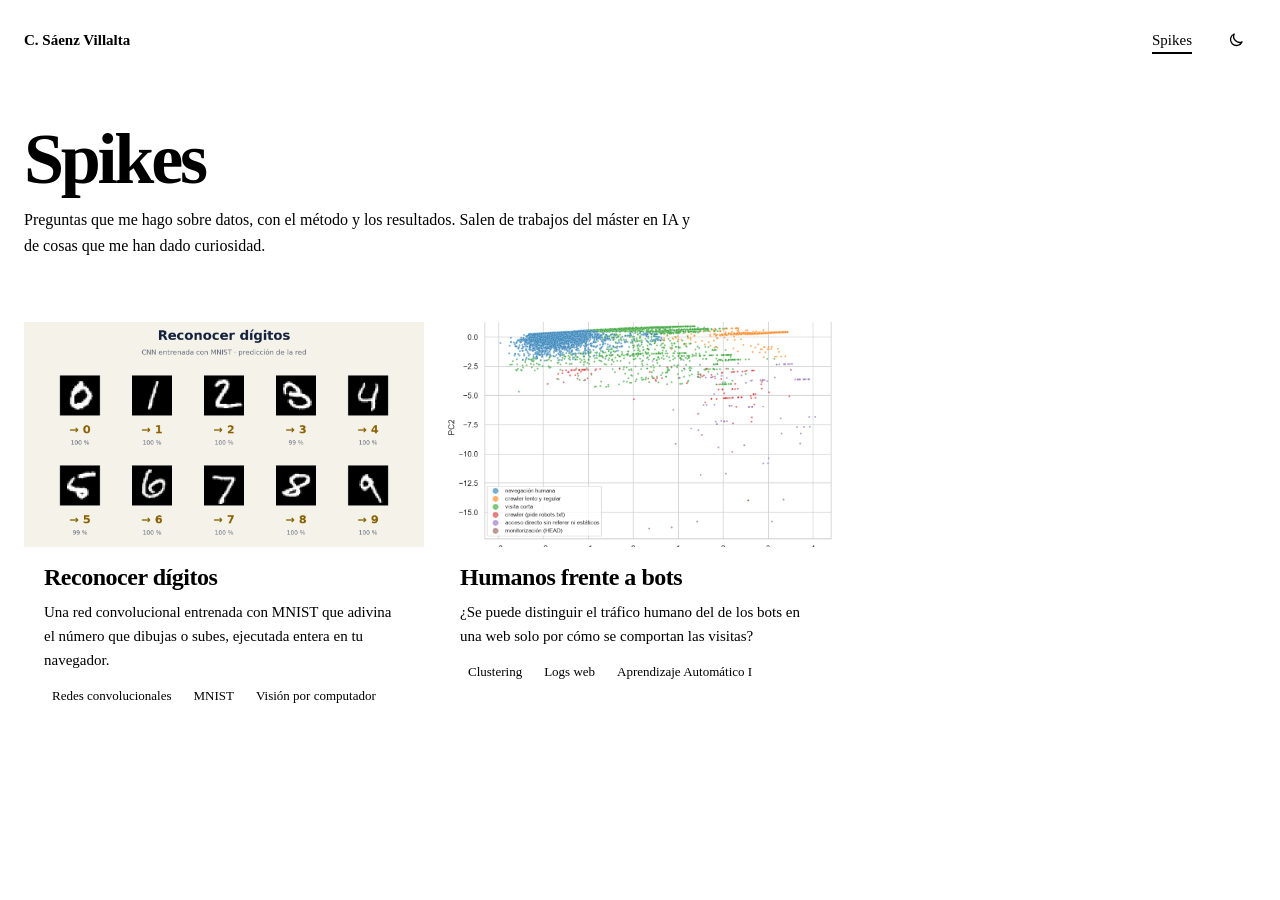
<file: index.html>
<!doctype html>
<html lang="es">
  <head>
    <meta charset="utf-8" />
    <meta name="viewport" content="width=device-width, initial-scale=1" />
    <title>Spikes · Celia Sáenz Villalta</title>
    <meta name="description" content="Pequeñas investigaciones con datos: trabajos del máster en IA y otros experimentos." />
    <link rel="stylesheet" href="https://saenzvillaltacelia.com/theme.css" />
    <link rel="stylesheet" href="shared/research.css" />
    <link rel="icon" href="https://saenzvillaltacelia.com/favicon.svg" type="image/svg+xml" />
    <script src="shared/chrome.js"></script>
  </head>
  <body>
    <main>
      <div class="container head">
        <h1>Spikes</h1>
        <p>Preguntas que me hago sobre datos, con el método y los resultados. Salen de trabajos del máster en IA y de cosas que me han dado curiosidad.</p>
      </div>
      <div class="container">
        <ul class="research-list">
          <li class="research-card">
            <img src="numeros/figuras/digitos.png" alt="Dígitos de MNIST con la predicción de la red" loading="lazy" />
            <div class="body">
              <h2><a href="numeros/">Reconocer dígitos</a></h2>
              <p>Una red convolucional entrenada con MNIST que adivina el número que dibujas o subes, ejecutada entera en tu navegador.</p>
              <ul class="tags"><li>Redes convolucionales</li><li>MNIST</li><li>Visión por computador</li></ul>
            </div>
          </li>
          <li class="research-card">
            <img src="bots-vs-humans/figuras/pca_kmeans_2019.png" alt="Perfil de los clústeres de k-means" loading="lazy" />
            <div class="body">
              <h2><a href="bots-vs-humans/">Humanos frente a bots</a></h2>
              <p>¿Se puede distinguir el tráfico humano del de los bots en una web solo por cómo se comportan las visitas?</p>
              <ul class="tags"><li>Clustering</li><li>Logs web</li><li>Aprendizaje Automático I</li></ul>
            </div>
          </li>
        </ul>
      </div>
    </main>
  </body>
</html>
</file>
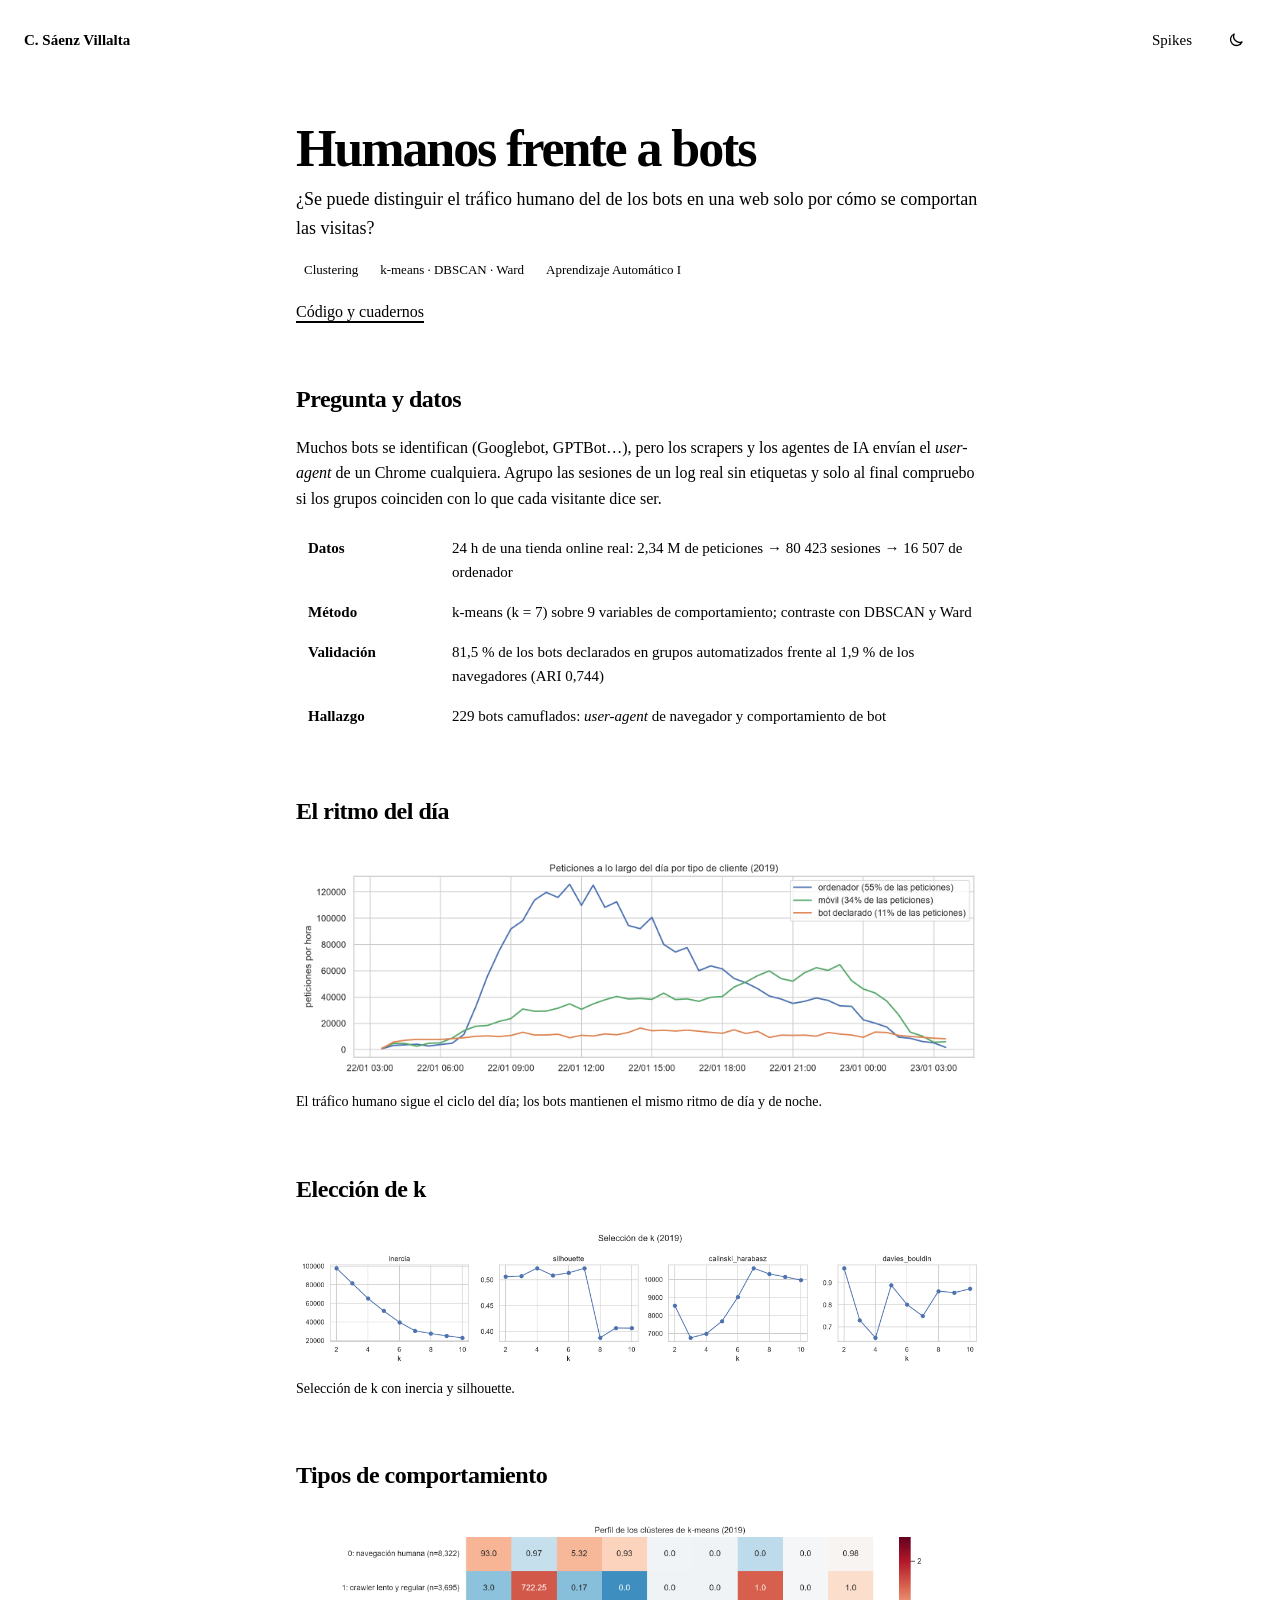
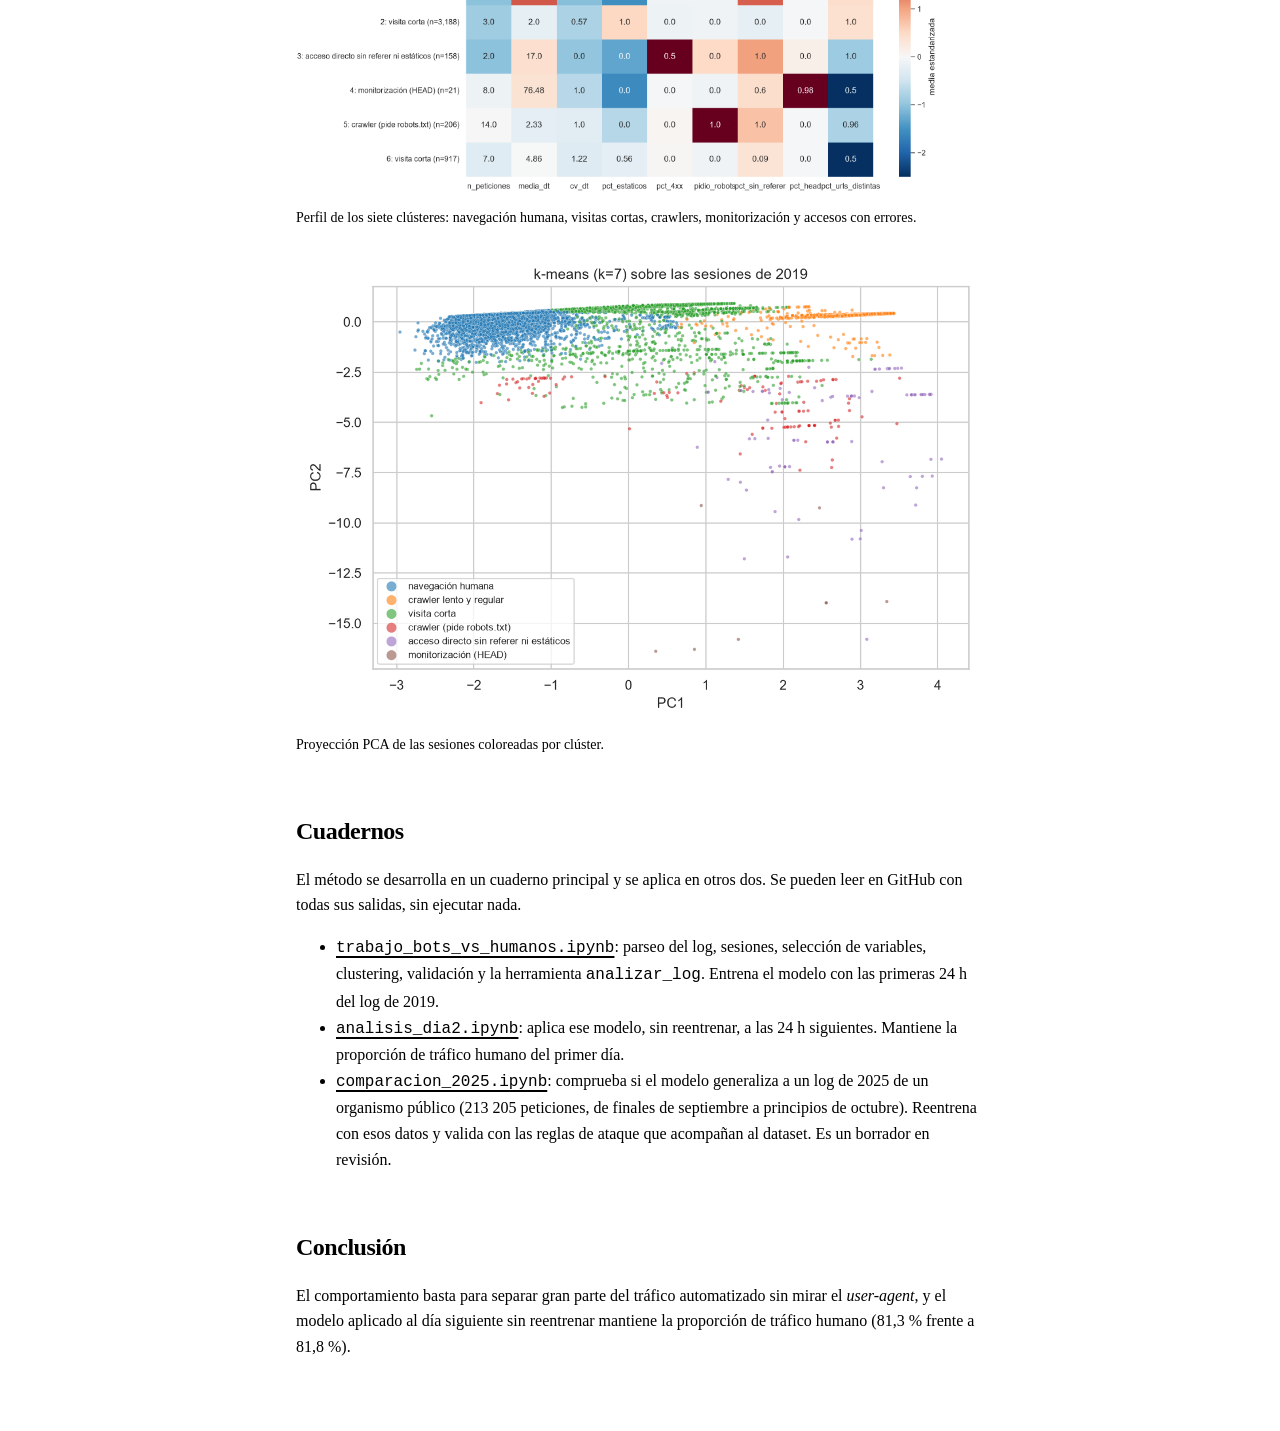
<file: bots-vs-humans/index.html>
<!doctype html>
<html lang="es">
  <head>
    <meta charset="utf-8" />
    <meta name="viewport" content="width=device-width, initial-scale=1" />
    <title>Humanos frente a bots · Celia Sáenz Villalta</title>
    <meta name="description" content="Clustering de sesiones de un log web real para distinguir humanos y bots sin usar etiquetas." />
    <link rel="stylesheet" href="https://saenzvillaltacelia.com/theme.css" />
    <link rel="stylesheet" href="../shared/research.css" />
    <link rel="icon" href="https://saenzvillaltacelia.com/favicon.svg" type="image/svg+xml" />
    <script src="../shared/chrome.js"></script>
  </head>
  <body>
    <main class="container article">
      <h1>Humanos frente a bots</h1>
      <p class="lead">¿Se puede distinguir el tráfico humano del de los bots en una web solo por cómo se comportan las visitas?</p>
      <ul class="tags"><li>Clustering</li><li>k-means · DBSCAN · Ward</li><li>Aprendizaje Automático I</li></ul>
      <ul class="links">
        <li><a href="https://github.com/cesaenv/spikes/tree/main/bots-vs-humans">Código y cuadernos</a></li>
      </ul>

      <h2>Pregunta y datos</h2>
      <p>Muchos bots se identifican (Googlebot, GPTBot…), pero los scrapers y los agentes de IA envían el <em>user-agent</em> de un Chrome cualquiera. Agrupo las sesiones de un log real sin etiquetas y solo al final compruebo si los grupos coinciden con lo que cada visitante dice ser.</p>
      <table>
        <tr><th>Datos</th><td>24 h de una tienda online real: 2,34 M de peticiones → 80 423 sesiones → 16 507 de ordenador</td></tr>
        <tr><th>Método</th><td>k-means (k = 7) sobre 9 variables de comportamiento; contraste con DBSCAN y Ward</td></tr>
        <tr><th>Validación</th><td>81,5 % de los bots declarados en grupos automatizados frente al 1,9 % de los navegadores (ARI 0,744)</td></tr>
        <tr><th>Hallazgo</th><td>229 bots camuflados: <em>user-agent</em> de navegador y comportamiento de bot</td></tr>
      </table>

      <h2>El ritmo del día</h2>
      <figure>
        <img src="figuras/peticiones_dia_2019.png" alt="Peticiones por hora a lo largo del día" />
        <figcaption>El tráfico humano sigue el ciclo del día; los bots mantienen el mismo ritmo de día y de noche.</figcaption>
      </figure>

      <h2>Elección de k</h2>
      <figure>
        <img src="figuras/seleccion_k_2019.png" alt="Selección del número de clústeres" />
        <figcaption>Selección de k con inercia y silhouette.</figcaption>
      </figure>

      <h2>Tipos de comportamiento</h2>
      <figure>
        <img src="figuras/perfil_clusters_2019.png" alt="Perfil de los clústeres de k-means" />
        <figcaption>Perfil de los siete clústeres: navegación humana, visitas cortas, crawlers, monitorización y accesos con errores.</figcaption>
      </figure>
      <figure>
        <img src="figuras/pca_kmeans_2019.png" alt="Proyección PCA de los clústeres" />
        <figcaption>Proyección PCA de las sesiones coloreadas por clúster.</figcaption>
      </figure>

      <h2>Cuadernos</h2>
      <p>El método se desarrolla en un cuaderno principal y se aplica en otros dos. Se pueden leer en GitHub con todas sus salidas, sin ejecutar nada.</p>
      <ul>
        <li><a href="https://github.com/cesaenv/spikes/blob/main/bots-vs-humans/trabajo_bots_vs_humanos.ipynb"><code>trabajo_bots_vs_humanos.ipynb</code></a>: parseo del log, sesiones, selección de variables, clustering, validación y la herramienta <code>analizar_log</code>. Entrena el modelo con las primeras 24 h del log de 2019.</li>
        <li><a href="https://github.com/cesaenv/spikes/blob/main/bots-vs-humans/analisis_dia2.ipynb"><code>analisis_dia2.ipynb</code></a>: aplica ese modelo, sin reentrenar, a las 24 h siguientes. Mantiene la proporción de tráfico humano del primer día.</li>
        <li><a href="https://github.com/cesaenv/spikes/blob/main/bots-vs-humans/comparacion_2025.ipynb"><code>comparacion_2025.ipynb</code></a>: comprueba si el modelo generaliza a un log de 2025 de un organismo público (213 205 peticiones, de finales de septiembre a principios de octubre). Reentrena con esos datos y valida con las reglas de ataque que acompañan al dataset. Es un borrador en revisión.</li>
      </ul>

      <h2>Conclusión</h2>
      <p>El comportamiento basta para separar gran parte del tráfico automatizado sin mirar el <em>user-agent</em>, y el modelo aplicado al día siguiente sin reentrenar mantiene la proporción de tráfico humano (81,3 % frente a 81,8 %).</p>
    </main>
  </body>
</html>
</file>
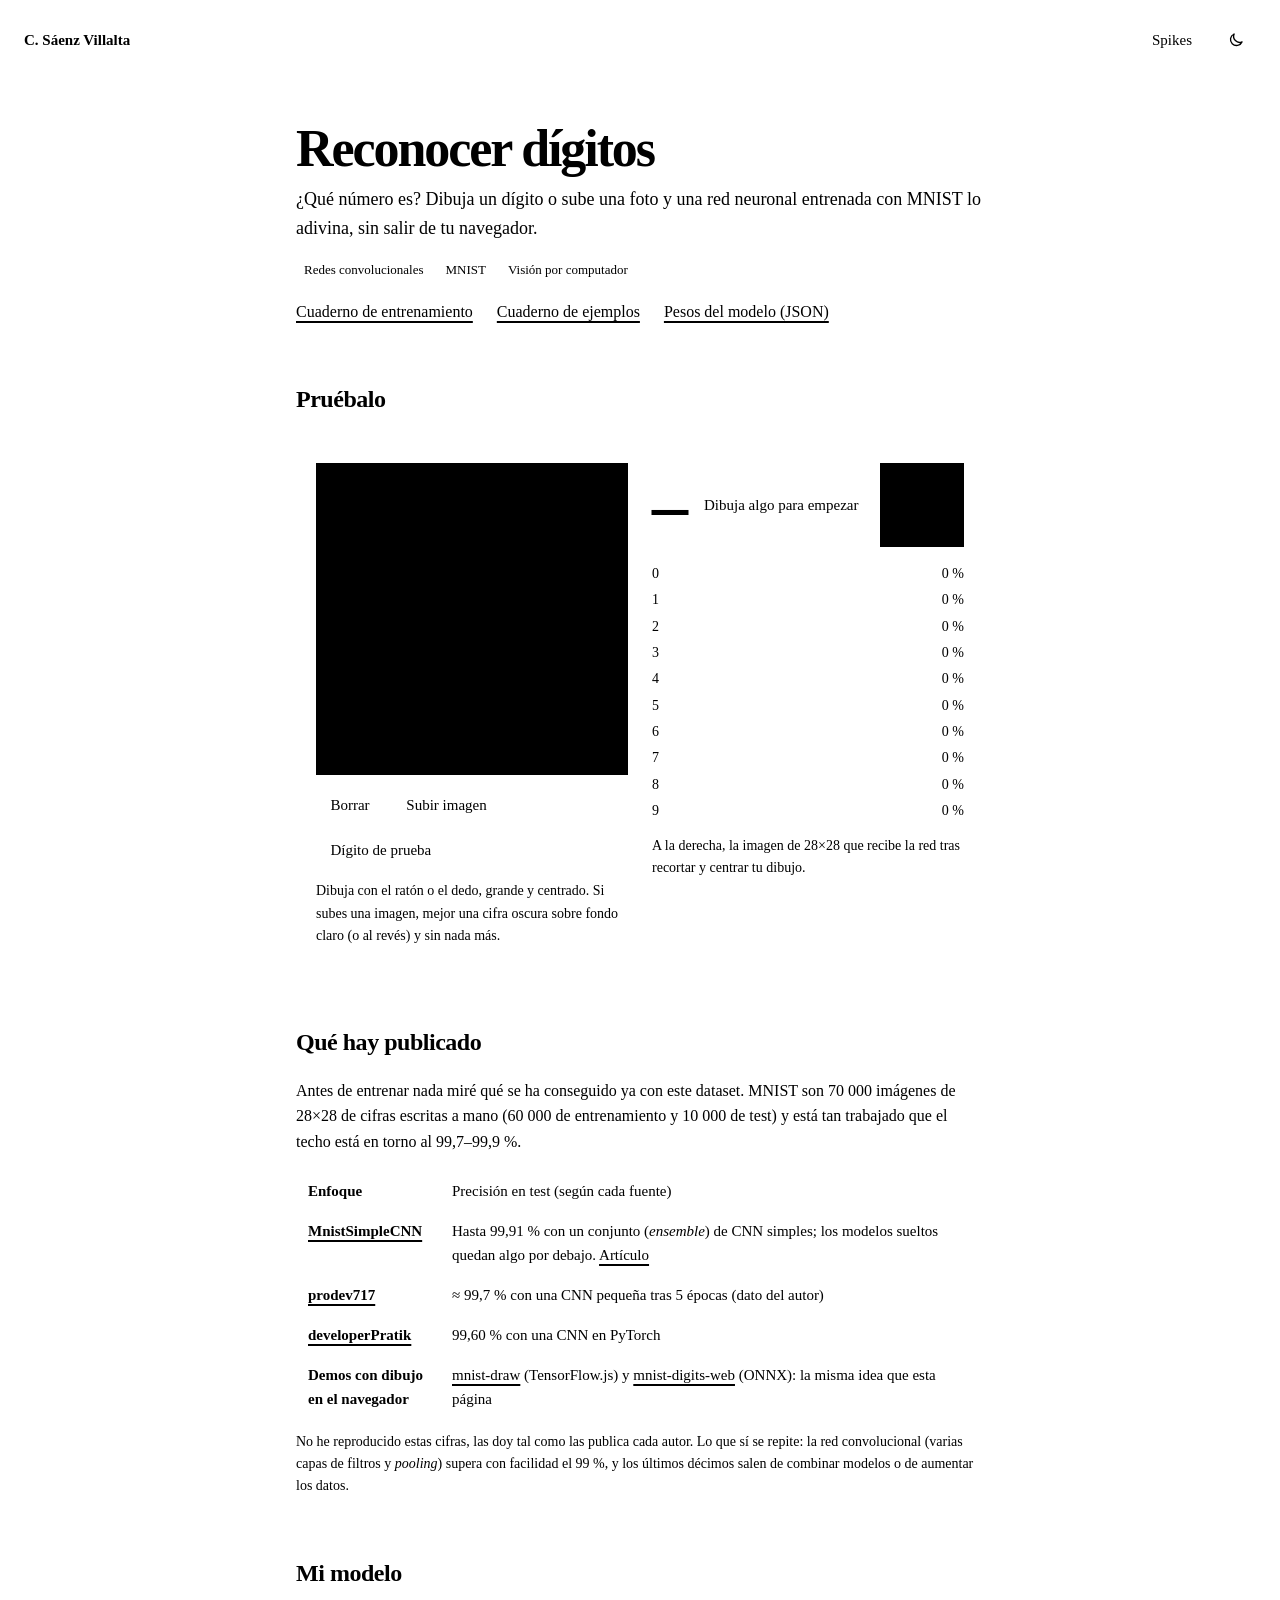
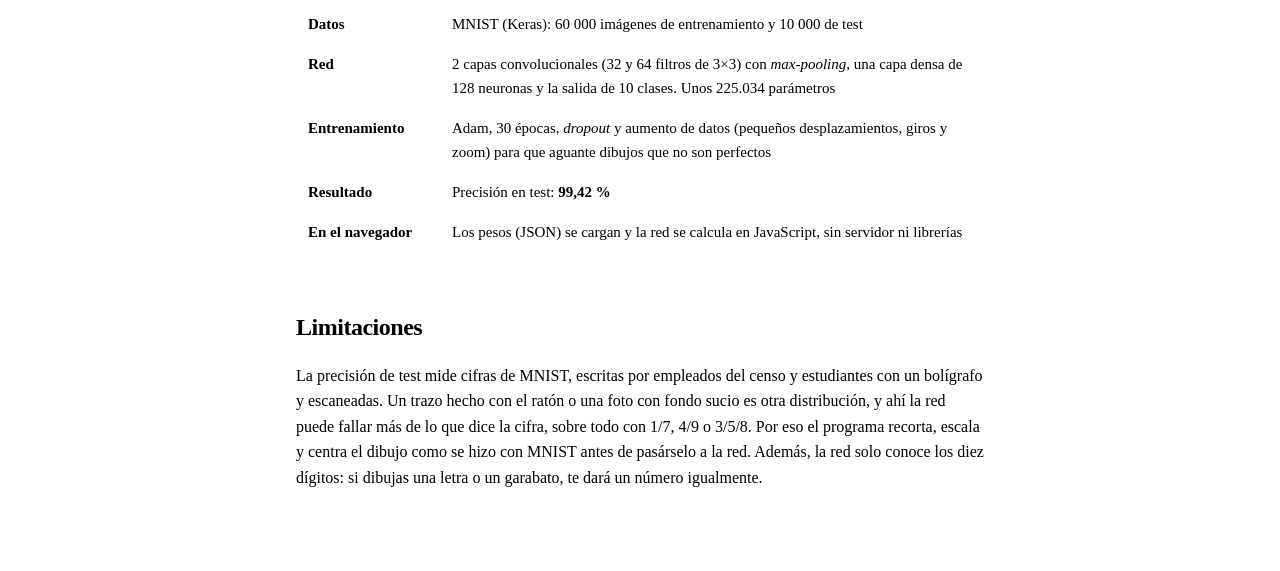
<file: numeros/index.html>
<!doctype html>
<html lang="es">
  <head>
    <meta charset="utf-8" />
    <meta name="viewport" content="width=device-width, initial-scale=1" />
    <title>Reconocer dígitos · Celia Sáenz Villalta</title>
    <meta name="description" content="Una red convolucional entrenada con MNIST que reconoce el número que dibujas o subes, ejecutada entera en tu navegador." />
    <link rel="stylesheet" href="https://saenzvillaltacelia.com/theme.css" />
    <link rel="stylesheet" href="../shared/research.css" />
    <link rel="icon" href="https://saenzvillaltacelia.com/favicon.svg" type="image/svg+xml" />
    <script src="../shared/chrome.js"></script>
    <style>
      .demo {
        display: grid;
        gap: 1.5rem;
        grid-template-columns: repeat(auto-fit, minmax(min(100%, 17rem), 1fr));
        margin: 1.5rem 0;
        padding: 1.25rem;
        border: 1px solid var(--border);
        background: var(--surface);
      }
      #lienzo {
        display: block;
        width: 100%;
        max-width: 20rem;
        aspect-ratio: 1;
        background: #000;
        border: 1px solid var(--border);
        cursor: crosshair;
        touch-action: none;
      }
      .acciones {
        display: flex;
        flex-wrap: wrap;
        gap: 0.5rem;
        margin-top: 0.75rem;
      }
      .acciones button,
      .acciones label {
        padding: 0.4rem 0.9rem;
        border: 1px solid var(--border);
        background: var(--bg);
        color: var(--text);
        font: inherit;
        font-size: 0.9375rem;
        cursor: pointer;
      }
      .acciones button:hover,
      .acciones label:hover {
        border-color: var(--accent);
        color: var(--accent);
      }
      .acciones input[type='file'] {
        position: absolute;
        width: 1px;
        height: 1px;
        opacity: 0;
      }
      .acciones label:focus-within {
        outline: 2px solid var(--focus);
        outline-offset: 3px;
      }
      .prediccion {
        display: flex;
        align-items: center;
        gap: 1rem;
        margin: 0 0 1rem;
      }
      .prediccion .num {
        min-width: 1ch;
        font-size: 4.5rem;
        line-height: 1;
        font-weight: 750;
        color: var(--accent);
      }
      .prediccion .conf {
        color: var(--muted);
        font-size: 0.9375rem;
      }
      #vista {
        width: 5.25rem;
        height: 5.25rem;
        image-rendering: pixelated;
        border: 1px solid var(--border);
        background: #000;
        margin-left: auto;
      }
      .barras {
        display: grid;
        gap: 0.25rem;
        margin: 0;
        padding: 0;
        list-style: none;
        font-size: 0.875rem;
      }
      .barras li {
        display: grid;
        grid-template-columns: 1.25rem 1fr 3.5rem;
        align-items: center;
        gap: 0.5rem;
      }
      .barras .pista {
        height: 0.75rem;
        background: var(--bg);
        border: 1px solid var(--border);
      }
      .barras .relleno {
        height: 100%;
        width: 0;
        background: var(--muted);
      }
      .barras li.top .relleno {
        background: var(--accent);
      }
      .barras .pct {
        text-align: right;
        color: var(--muted);
        font-variant-numeric: tabular-nums;
      }
      .nota {
        margin: 0.75rem 0 0;
        color: var(--muted);
        font-size: 0.875rem;
      }
    </style>
  </head>
  <body>
    <main class="container article">
      <h1>Reconocer dígitos</h1>
      <p class="lead">¿Qué número es? Dibuja un dígito o sube una foto y una red neuronal entrenada con MNIST lo adivina, sin salir de tu navegador.</p>
      <ul class="tags"><li>Redes convolucionales</li><li>MNIST</li><li>Visión por computador</li></ul>
      <ul class="links"><li><a href="https://github.com/cesaenv/spikes/blob/main/numeros/entrenar.ipynb">Cuaderno de entrenamiento</a></li><li><a href="https://github.com/cesaenv/spikes/blob/main/numeros/exportar_ejemplos.ipynb">Cuaderno de ejemplos</a></li><li><a href="modelo/cnn_mnist.json">Pesos del modelo (JSON)</a></li></ul>

      <h2>Pruébalo</h2>
      <div class="demo">
        <div>
          <canvas id="lienzo" width="280" height="280" aria-label="Lienzo para dibujar un dígito"></canvas>
          <div class="acciones">
            <button type="button" id="borrar">Borrar</button>
            <label>Subir imagen<input type="file" id="archivo" accept="image/*" /></label>
            <button type="button" id="ejemplo">Dígito de prueba</button>
          </div>
          <p class="nota">Dibuja con el ratón o el dedo, grande y centrado. Si subes una imagen, mejor una cifra oscura sobre fondo claro (o al revés) y sin nada más.</p>
        </div>
        <div aria-live="polite">
          <div class="prediccion">
            <span class="num" id="num">–</span>
            <span class="conf" id="conf">Dibuja algo para empezar</span>
            <canvas id="vista" width="28" height="28" aria-label="Lo que ve el modelo (28×28)"></canvas>
          </div>
          <ul class="barras" id="barras"></ul>
          <p class="nota">A la derecha, la imagen de 28×28 que recibe la red tras recortar y centrar tu dibujo.</p>
        </div>
      </div>

      <h2>Qué hay publicado</h2>
      <p>Antes de entrenar nada miré qué se ha conseguido ya con este dataset. MNIST son 70 000 imágenes de 28×28 de cifras escritas a mano (60 000 de entrenamiento y 10 000 de test) y está tan trabajado que el techo está en torno al 99,7–99,9 %.</p>
      <table>
        <tr><th>Enfoque</th><td>Precisión en test (según cada fuente)</td></tr>
        <tr><th><a href="https://github.com/ansh941/MnistSimpleCNN">MnistSimpleCNN</a></th><td>Hasta 99,91 % con un conjunto (<em>ensemble</em>) de CNN simples; los modelos sueltos quedan algo por debajo. <a href="https://arxiv.org/abs/2008.10400">Artículo</a></td></tr>
        <tr><th><a href="https://github.com/prodev717/handwritten_digit_classification">prodev717</a></th><td>≈ 99,7 % con una CNN pequeña tras 5 épocas (dato del autor)</td></tr>
        <tr><th><a href="https://huggingface.co/developerPratik/mnist-cnn-classifier">developerPratik</a></th><td>99,60 % con una CNN en PyTorch</td></tr>
        <tr><th>Demos con dibujo en el navegador</th><td><a href="https://github.com/mco-gh/mnist-draw">mnist-draw</a> (TensorFlow.js) y <a href="https://github.com/adiagarwalrock/mnist-digits-web">mnist-digits-web</a> (ONNX): la misma idea que esta página</td></tr>
      </table>
      <p class="nota">No he reproducido estas cifras, las doy tal como las publica cada autor. Lo que sí se repite: la red convolucional (varias capas de filtros y <em>pooling</em>) supera con facilidad el 99 %, y los últimos décimos salen de combinar modelos o de aumentar los datos.</p>

      <h2>Mi modelo</h2>
      <table>
        <tr><th>Datos</th><td>MNIST (Keras): 60 000 imágenes de entrenamiento y 10 000 de test</td></tr>
        <tr><th>Red</th><td>2 capas convolucionales (32 y 64 filtros de 3×3) con <em>max-pooling</em>, una capa densa de 128 neuronas y la salida de 10 clases. Unos <span id="params">–</span> parámetros</td></tr>
        <tr><th>Entrenamiento</th><td>Adam, 30 épocas, <em>dropout</em> y aumento de datos (pequeños desplazamientos, giros y zoom) para que aguante dibujos que no son perfectos</td></tr>
        <tr><th>Resultado</th><td>Precisión en test: <strong id="acc">–</strong></td></tr>
        <tr><th>En el navegador</th><td>Los pesos (JSON) se cargan y la red se calcula en JavaScript, sin servidor ni librerías</td></tr>
      </table>

      <h2>Limitaciones</h2>
      <p>La precisión de test mide cifras de MNIST, escritas por empleados del censo y estudiantes con un bolígrafo y escaneadas. Un trazo hecho con el ratón o una foto con fondo sucio es otra distribución, y ahí la red puede fallar más de lo que dice la cifra, sobre todo con 1/7, 4/9 o 3/5/8. Por eso el programa recorta, escala y centra el dibujo como se hizo con MNIST antes de pasárselo a la red. Además, la red solo conoce los diez dígitos: si dibujas una letra o un garabato, te dará un número igualmente.</p>
    </main>

    <script>
      (function () {
        var lienzo = document.getElementById('lienzo');
        var ctx = lienzo.getContext('2d', { willReadFrequently: true });
        var vista = document.getElementById('vista');
        var vctx = vista.getContext('2d');
        var barrasEl = document.getElementById('barras');
        var modelo = null;
        var ejemplos = null;

        // ---------- barras de probabilidad ----------
        var filas = [];
        for (var d = 0; d < 10; d++) {
          var li = document.createElement('li');
          li.innerHTML = '<span>' + d + '</span><span class="pista"><span class="relleno" style="display:block"></span></span><span class="pct">0 %</span>';
          barrasEl.appendChild(li);
          filas.push(li);
        }

        function mostrar(prob) {
          if (!prob) {
            document.getElementById('num').textContent = '–';
            document.getElementById('conf').textContent = 'Dibuja algo para empezar';
            filas.forEach(function (li) {
              li.classList.remove('top');
              li.querySelector('.relleno').style.width = '0';
              li.querySelector('.pct').textContent = '0 %';
            });
            return;
          }
          var best = 0;
          for (var i = 1; i < 10; i++) if (prob[i] > prob[best]) best = i;
          document.getElementById('num').textContent = best;
          document.getElementById('conf').textContent = 'Seguridad: ' + (prob[best] * 100).toFixed(1).replace('.', ',') + ' %';
          filas.forEach(function (li, i) {
            li.classList.toggle('top', i === best);
            li.querySelector('.relleno').style.width = (prob[i] * 100).toFixed(1).replace('.', ',') + ' %';
            li.querySelector('.pct').textContent = (prob[i] * 100).toFixed(1).replace('.', ',') + ' %';
          });
        }

        // ---------- red convolucional en JS ----------
        // Los pesos vienen de Keras: conv [alto][ancho][entrada][salida], denso [entrada][salida]
        function aplanar(a) {
          var out = [];
          (function rec(x) { if (Array.isArray(x)) x.forEach(rec); else out.push(x); })(a);
          return Float32Array.from(out);
        }

        function conv(inp, H, W, C, w, b, F) {
          var oh = H - 2, ow = W - 2, out = new Float32Array(oh * ow * F);
          for (var y = 0; y < oh; y++)
            for (var x = 0; x < ow; x++)
              for (var f = 0; f < F; f++) {
                var s = b[f];
                for (var ky = 0; ky < 3; ky++)
                  for (var kx = 0; kx < 3; kx++) {
                    var ib = ((y + ky) * W + (x + kx)) * C;
                    var wb = ((ky * 3 + kx) * C) * F + f;
                    for (var c = 0; c < C; c++) s += inp[ib + c] * w[wb + c * F];
                  }
                out[(y * ow + x) * F + f] = s > 0 ? s : 0;
              }
          return out;
        }

        function pool(inp, H, W, C) {
          var oh = H >> 1, ow = W >> 1, out = new Float32Array(oh * ow * C);
          for (var y = 0; y < oh; y++)
            for (var x = 0; x < ow; x++)
              for (var c = 0; c < C; c++) {
                var m = -Infinity;
                for (var dy = 0; dy < 2; dy++)
                  for (var dx = 0; dx < 2; dx++) {
                    var v = inp[((2 * y + dy) * W + 2 * x + dx) * C + c];
                    if (v > m) m = v;
                  }
                out[(y * ow + x) * C + c] = m;
              }
          return out;
        }

        function denso(inp, w, b, n, relu) {
          var out = new Float32Array(n);
          for (var j = 0; j < n; j++) out[j] = b[j];
          for (var i = 0; i < inp.length; i++) {
            var v = inp[i];
            if (v === 0) continue;
            for (var k = 0; k < n; k++) out[k] += v * w[i * n + k];
          }
          if (relu) for (var q = 0; q < n; q++) if (out[q] < 0) out[q] = 0;
          return out;
        }

        function predecir(px) {
          var m = modelo;
          var a = conv(px, 28, 28, 1, m.c1w, m.c1b, 32);
          a = pool(a, 26, 26, 32);
          a = conv(a, 13, 13, 32, m.c2w, m.c2b, 64);
          a = pool(a, 11, 11, 64);
          a = denso(a, m.f1w, m.f1b, 128, true);
          var z = denso(a, m.f2w, m.f2b, 10, false);
          var mx = Math.max.apply(null, z), s = 0, p = new Float32Array(10);
          for (var i = 0; i < 10; i++) { p[i] = Math.exp(z[i] - mx); s += p[i]; }
          for (i = 0; i < 10; i++) p[i] /= s;
          return p;
        }

        // ---------- preprocesado al estilo MNIST ----------
        // Recorta la cifra, la escala a 20×20 conservando la proporción y la centra por centro de masas en 28×28
        function aMnist(gris, W, H) {
          var x0 = W, x1 = -1, y0 = H, y1 = -1, y, x;
          for (y = 0; y < H; y++)
            for (x = 0; x < W; x++)
              if (gris[y * W + x] > 0.15) {
                if (x < x0) x0 = x; if (x > x1) x1 = x;
                if (y < y0) y0 = y; if (y > y1) y1 = y;
              }
          if (x1 < 0) return null;
          var bw = x1 - x0 + 1, bh = y1 - y0 + 1, k = 20 / Math.max(bw, bh);
          var tw = Math.max(1, Math.round(bw * k)), th = Math.max(1, Math.round(bh * k));
          var src = document.createElement('canvas');
          src.width = bw; src.height = bh;
          var sctx = src.getContext('2d'), img = sctx.createImageData(bw, bh);
          for (y = 0; y < bh; y++)
            for (x = 0; x < bw; x++) {
              var v = Math.round(gris[(y0 + y) * W + x0 + x] * 255), o = (y * bw + x) * 4;
              img.data[o] = img.data[o + 1] = img.data[o + 2] = v; img.data[o + 3] = 255;
            }
          sctx.putImageData(img, 0, 0);
          var dst = document.createElement('canvas');
          dst.width = 28; dst.height = 28;
          var dctx = dst.getContext('2d');
          dctx.fillStyle = '#000'; dctx.fillRect(0, 0, 28, 28);
          dctx.imageSmoothingQuality = 'high';
          dctx.drawImage(src, (28 - tw) / 2, (28 - th) / 2, tw, th);
          var d = dctx.getImageData(0, 0, 28, 28).data, px = new Float32Array(784), sum = 0, cx = 0, cy = 0;
          for (var i = 0; i < 784; i++) {
            px[i] = d[i * 4] / 255; sum += px[i];
            cx += px[i] * (i % 28); cy += px[i] * Math.floor(i / 28);
          }
          // desplazar para que el centro de masas caiga en el (14, 14)
          var sx = Math.round(14 - cx / sum), sy = Math.round(14 - cy / sum), out = new Float32Array(784);
          for (y = 0; y < 28; y++)
            for (x = 0; x < 28; x++) {
              var yy = y - sy, xx = x - sx;
              if (yy >= 0 && yy < 28 && xx >= 0 && xx < 28) out[y * 28 + x] = px[yy * 28 + xx];
            }
          return out;
        }

        function pintarVista(px) {
          var img = vctx.createImageData(28, 28);
          for (var i = 0; i < 784; i++) {
            var v = Math.round(px[i] * 255);
            img.data[i * 4] = img.data[i * 4 + 1] = img.data[i * 4 + 2] = v; img.data[i * 4 + 3] = 255;
          }
          vctx.putImageData(img, 0, 0);
        }

        function clasificar(gris, W, H) {
          if (!modelo) return;
          var px = aMnist(gris, W, H);
          if (!px) { vctx.clearRect(0, 0, 28, 28); mostrar(null); return; }
          pintarVista(px);
          mostrar(predecir(px));
        }

        function desdeLienzo() {
          var d = ctx.getImageData(0, 0, 280, 280).data, g = new Float32Array(280 * 280);
          for (var i = 0; i < g.length; i++) g[i] = d[i * 4] / 255;
          clasificar(g, 280, 280);
        }

        // ---------- dibujo ----------
        function limpiar() {
          ctx.fillStyle = '#000'; ctx.fillRect(0, 0, 280, 280);
          vctx.fillStyle = '#000'; vctx.fillRect(0, 0, 28, 28);
          mostrar(null);
        }
        ctx.lineCap = 'round'; ctx.lineJoin = 'round';
        var dibujando = false, ultimo = null, temporizador = null;
        function pos(e) {
          var r = lienzo.getBoundingClientRect();
          return { x: (e.clientX - r.left) * 280 / r.width, y: (e.clientY - r.top) * 280 / r.height };
        }
        lienzo.addEventListener('pointerdown', function (e) {
          dibujando = true; lienzo.setPointerCapture(e.pointerId);
          ultimo = pos(e);
          ctx.strokeStyle = '#fff'; ctx.lineWidth = 20;
          ctx.beginPath(); ctx.moveTo(ultimo.x, ultimo.y); ctx.lineTo(ultimo.x + 0.01, ultimo.y); ctx.stroke();
        });
        lienzo.addEventListener('pointermove', function (e) {
          if (!dibujando) return;
          var p = pos(e);
          ctx.strokeStyle = '#fff'; ctx.lineWidth = 20;
          ctx.beginPath(); ctx.moveTo(ultimo.x, ultimo.y); ctx.lineTo(p.x, p.y); ctx.stroke();
          ultimo = p;
          clearTimeout(temporizador); temporizador = setTimeout(desdeLienzo, 60);
        });
        function soltar() { if (dibujando) { dibujando = false; desdeLienzo(); } }
        lienzo.addEventListener('pointerup', soltar);
        lienzo.addEventListener('pointercancel', soltar);
        document.getElementById('borrar').addEventListener('click', limpiar);

        // ---------- subir imagen ----------
        document.getElementById('archivo').addEventListener('change', function (e) {
          var f = e.target.files[0];
          if (!f) return;
          var img = new Image(), url = URL.createObjectURL(f);
          img.onload = function () {
            var s = 280 / Math.max(img.width, img.height), w = img.width * s, h = img.height * s;
            ctx.fillStyle = '#fff'; ctx.fillRect(0, 0, 280, 280);
            ctx.drawImage(img, (280 - w) / 2, (280 - h) / 2, w, h);
            URL.revokeObjectURL(url);
            var d = ctx.getImageData(0, 0, 280, 280).data, g = new Float32Array(280 * 280), sum = 0, i;
            for (i = 0; i < g.length; i++) { g[i] = (0.299 * d[i * 4] + 0.587 * d[i * 4 + 1] + 0.114 * d[i * 4 + 2]) / 255; sum += g[i]; }
            // Si el fondo es claro (media alta), se invierte: la red espera cifra clara sobre fondo oscuro
            var invertir = sum / g.length > 0.5;
            if (invertir) for (i = 0; i < g.length; i++) g[i] = 1 - g[i];
            // estirar el contraste
            var mn = 1, mx = 0;
            for (i = 0; i < g.length; i++) { if (g[i] < mn) mn = g[i]; if (g[i] > mx) mx = g[i]; }
            if (mx - mn > 0.05) for (i = 0; i < g.length; i++) g[i] = (g[i] - mn) / (mx - mn);
            // lo que se ve en el lienzo es lo que ve el modelo (cifra clara)
            var o = ctx.createImageData(280, 280);
            for (i = 0; i < g.length; i++) { var v = Math.round(g[i] * 255); o.data[i * 4] = o.data[i * 4 + 1] = o.data[i * 4 + 2] = v; o.data[i * 4 + 3] = 255; }
            ctx.putImageData(o, 0, 0);
            clasificar(g, 280, 280);
          };
          img.src = url;
          e.target.value = '';
        });

        // ---------- ejemplos del test ----------
        var siguiente = 0;
        document.getElementById('ejemplo').addEventListener('click', function () {
          if (!ejemplos || !modelo) return;
          var e = ejemplos[siguiente++ % ejemplos.length], px = Float32Array.from(e.px, function (v) { return v / 255; });
          ctx.fillStyle = '#000'; ctx.fillRect(0, 0, 280, 280);
          var t = document.createElement('canvas'); t.width = 28; t.height = 28;
          var tc = t.getContext('2d'), im = tc.createImageData(28, 28);
          for (var i = 0; i < 784; i++) { im.data[i * 4] = im.data[i * 4 + 1] = im.data[i * 4 + 2] = e.px[i]; im.data[i * 4 + 3] = 255; }
          tc.putImageData(im, 0, 0);
          ctx.imageSmoothingEnabled = false; ctx.drawImage(t, 0, 0, 280, 280); ctx.imageSmoothingEnabled = true;
          pintarVista(px); mostrar(predecir(px));
        });

        // ---------- carga ----------
        limpiar();
        fetch('modelo/cnn_mnist.json').then(function (r) { return r.json(); }).then(function (j) {
          modelo = {
            c1w: aplanar(j.conv1.w), c1b: aplanar(j.conv1.b),
            c2w: aplanar(j.conv2.w), c2b: aplanar(j.conv2.b),
            f1w: aplanar(j.fc1.w), f1b: aplanar(j.fc1.b),
            f2w: aplanar(j.fc2.w), f2b: aplanar(j.fc2.b)
          };
          document.getElementById('acc').textContent = (j.test_acc * 100).toFixed(2).replace('.', ',') + ' %';
          document.getElementById('params').textContent = (modelo.c1w.length + modelo.c1b.length + modelo.c2w.length + modelo.c2b.length +
            modelo.f1w.length + modelo.f1b.length + modelo.f2w.length + modelo.f2b.length).toLocaleString('es-ES');
        }).catch(function () {
          document.getElementById('conf').textContent = 'No se ha podido cargar el modelo (abre la página desde un servidor, no como archivo)';
        });
        fetch('modelo/ejemplos.json').then(function (r) { return r.json(); }).then(function (j) { ejemplos = j; }).catch(function () {});
      })();
    </script>
  </body>
</html>
</file>
<file: shared/research.css>
/* Estilos comunes de las investigaciones. Los colores vienen de theme.css de la web, aquí solo uso sus variables. */
*,
*::before,
*::after {
  box-sizing: border-box;
}

[hidden] {
  display: none !important;
}

body {
  margin: 0;
  min-height: 100vh;
  background: var(--bg);
  color: var(--text);
  font-family: var(--sans);
  font-size: 1rem;
  line-height: 1.6;
  -webkit-font-smoothing: antialiased;
}

a {
  color: var(--text);
  text-decoration-color: var(--accent);
  text-decoration-thickness: 2px;
  text-underline-offset: 0.25em;
}

a:hover {
  color: var(--accent);
}

:focus-visible {
  outline: 2px solid var(--focus);
  outline-offset: 3px;
}

.container {
  width: 100%;
  max-width: var(--max);
  margin: 0 auto;
  padding: 0 1rem;
}

@media (min-width: 40rem) {
  .container {
    padding: 0 1.5rem;
  }
}

.sr-only {
  position: absolute;
  width: 1px;
  height: 1px;
  margin: -1px;
  padding: 0;
  overflow: hidden;
  clip: rect(0, 0, 0, 0);
  white-space: nowrap;
  border: 0;
}

/* cabecera */

.site-header .bar {
  display: flex;
  flex-wrap: wrap;
  align-items: center;
  gap: 0.25rem 1.5rem;
  padding-top: 1.25rem;
  padding-bottom: 1.25rem;
}

.site-header .brand {
  margin-right: auto;
  font-size: 0.9375rem;
  font-weight: 600;
  text-decoration: none;
  white-space: nowrap;
}

.site-header nav a {
  display: inline-block;
  padding: 0.35rem 0;
  font-size: 0.9375rem;
  font-weight: 500;
  text-decoration: none;
}

.site-header nav a[aria-current='page'] {
  text-decoration: underline;
  text-decoration-color: var(--accent);
  text-decoration-thickness: 2px;
  text-underline-offset: 0.45em;
}

.theme {
  display: inline-grid;
  place-items: center;
  width: 2.5rem;
  height: 2.5rem;
  border: 0;
  background: transparent;
  color: var(--text);
  cursor: pointer;
}

.theme:hover {
  color: var(--accent);
}

.theme .sun {
  display: none;
}

:root[data-theme='light'] .theme .sun {
  display: block;
}

:root[data-theme='light'] .theme .moon {
  display: none;
}

/* menú */

.head {
  padding-top: 2.5rem;
  padding-bottom: 1.5rem;
  border-bottom: 4px solid var(--rule);
}

.head h1 {
  margin: 0 0 0.5rem;
  font-size: clamp(2.5rem, 1.5rem + 4.5vw, 4.5rem);
  line-height: 1.1;
  font-weight: 750;
  letter-spacing: -0.045em;
}

.head p {
  margin: 0;
  max-width: 42rem;
  color: var(--muted);
}

.research-list {
  display: grid;
  gap: 1rem;
  grid-template-columns: repeat(auto-fill, minmax(min(100%, 22rem), 1fr));
  list-style: none;
  margin: 0;
  padding: 2.5rem 0;
}

.research-card {
  position: relative;
  display: flex;
  flex-direction: column;
  height: 100%;
  border: 1px solid var(--border);
  background: var(--surface);
}

.research-card:hover,
.research-card:focus-within {
  border-color: var(--accent);
}

.research-card img {
  display: block;
  width: 100%;
  aspect-ratio: 16 / 9;
  object-fit: cover;
  border-bottom: 1px solid var(--border);
  background: #fff;
}

.research-card .body {
  padding: 1rem 1.25rem 1.25rem;
}

.research-card h2 {
  margin: 0 0 0.5rem;
  font-size: 1.5rem;
  line-height: 1.2;
  letter-spacing: -0.02em;
}

/* Toda la tarjeta es clicable a través del enlace del título */
.research-card h2 a {
  color: var(--accent);
  text-decoration: none;
}

.research-card h2 a::after {
  content: '';
  position: absolute;
  inset: 0;
}

.research-card p {
  margin: 0 0 0.75rem;
  color: var(--muted);
  font-size: 0.9375rem;
}

.tags {
  display: flex;
  flex-wrap: wrap;
  gap: 0.375rem;
  list-style: none;
  margin: 0;
  padding: 0;
}

.tags li {
  padding: 0.1rem 0.5rem;
  border: 1px solid var(--border);
  color: var(--muted);
  font-size: 0.8125rem;
}

/* página de una investigación */

.article {
  max-width: 46rem;
  padding-top: 2.5rem;
  padding-bottom: 4rem;
}

.article h1 {
  margin: 0 0 0.5rem;
  font-size: clamp(2rem, 1.2rem + 3.5vw, 3.25rem);
  line-height: 1.1;
  letter-spacing: -0.04em;
}

.article .lead {
  margin: 0 0 1rem;
  font-size: 1.125rem;
  color: var(--muted);
}

.article h2 {
  margin: 2.5rem 0 0.75rem;
  padding-top: 1rem;
  border-top: 1px solid var(--border);
  font-size: 1.5rem;
  letter-spacing: -0.02em;
}

.article figure {
  margin: 1.5rem 0;
}

.article figure img {
  display: block;
  max-width: 100%;
  height: auto;
  border: 1px solid var(--border);
  background: #fff;
}

.article figcaption {
  margin-top: 0.5rem;
  color: var(--muted);
  font-size: 0.875rem;
}

.article table {
  width: 100%;
  border-collapse: collapse;
  font-size: 0.9375rem;
}

.article th,
.article td {
  padding: 0.5rem 0.75rem;
  border: 1px solid var(--border);
  text-align: left;
  vertical-align: top;
}

.article th {
  width: 9rem;
  background: var(--surface);
}

.links {
  display: flex;
  flex-wrap: wrap;
  gap: 0.5rem 1.5rem;
  list-style: none;
  margin: 1rem 0 0;
  padding: 0;
}
</file>
